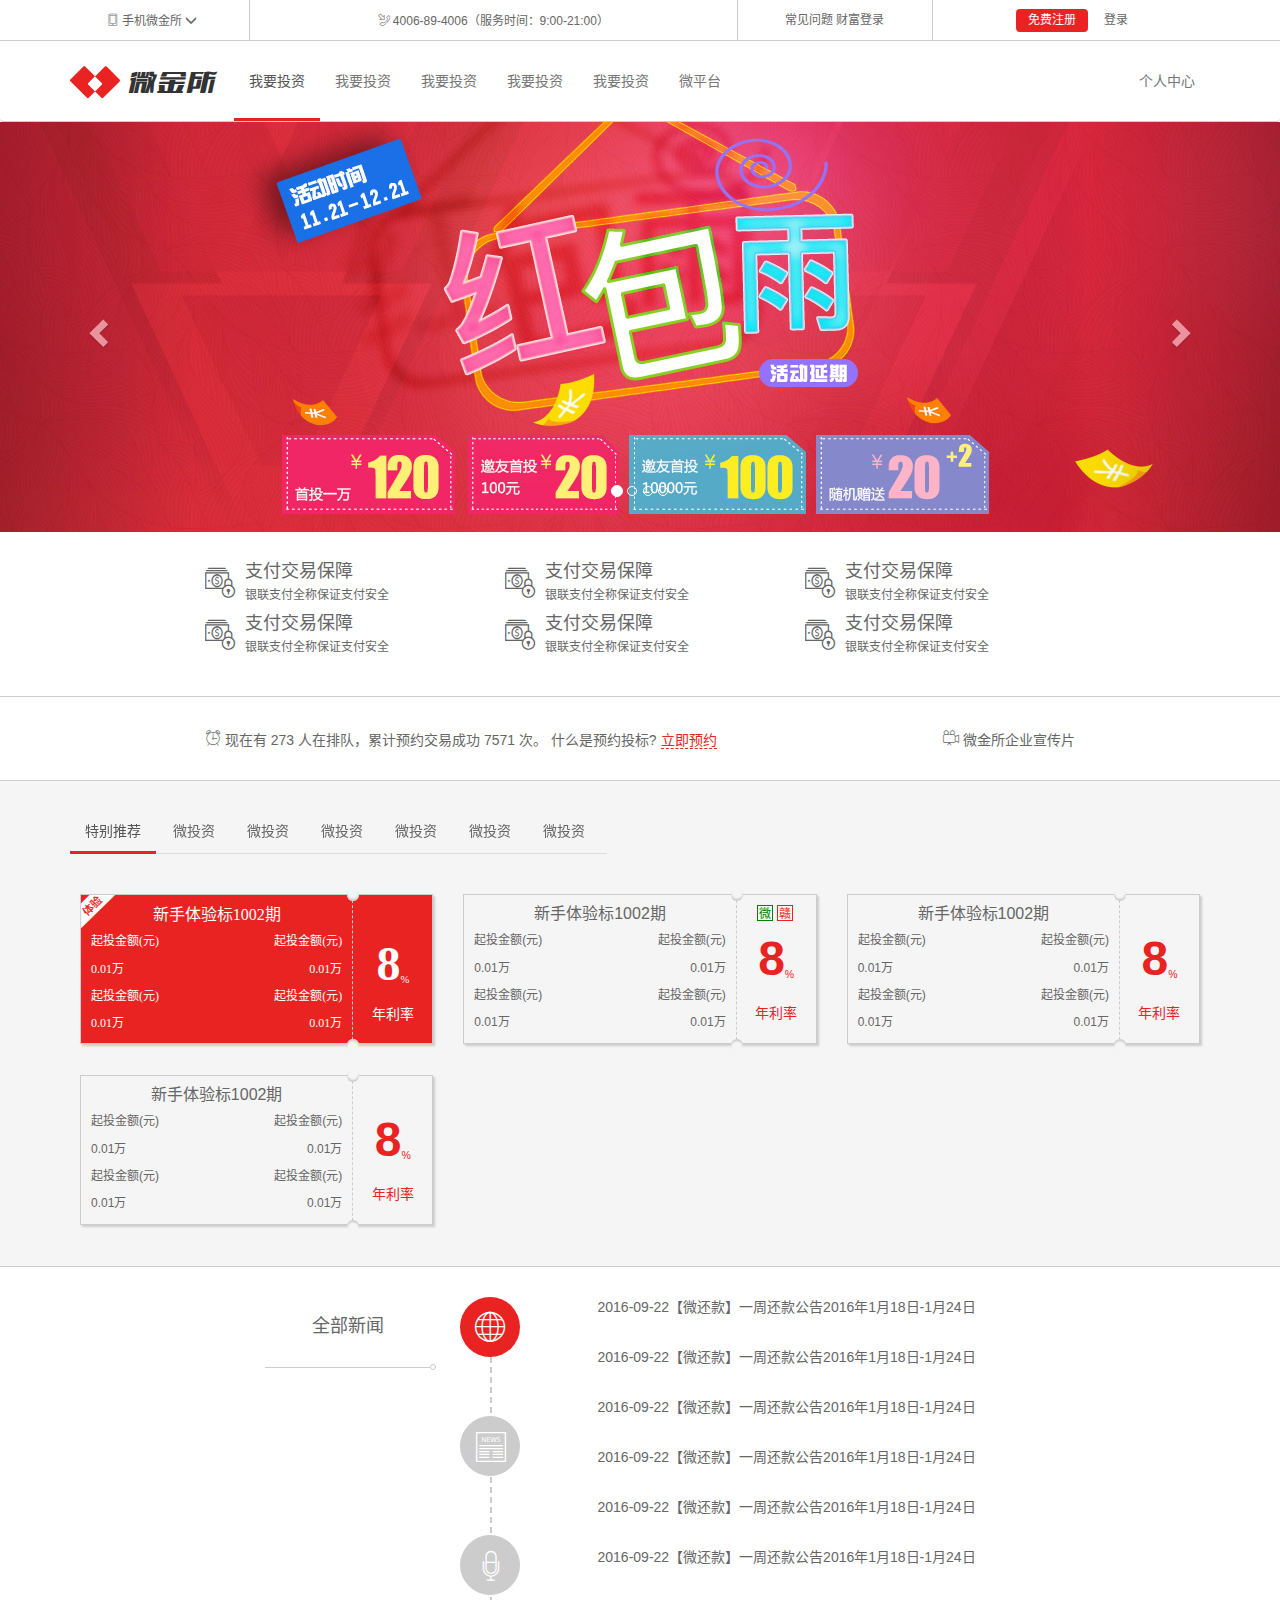
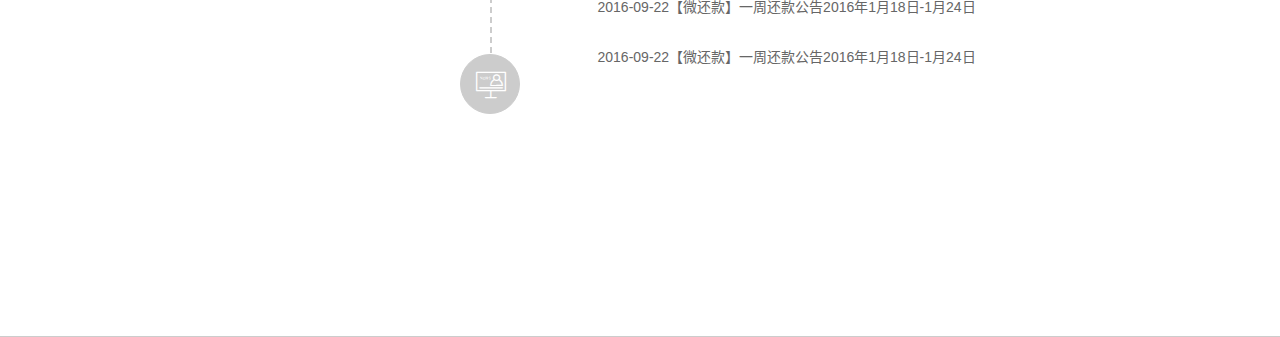
<file: 面试项目/02weijinsuo/index.html>
<!DOCTYPE html>
<html lang="zh-CN">

<head>
  <meta charset="utf-8">
  <meta http-equiv="X-UA-Compatible" content="IE=edge">
  <meta name="viewport" content="width=device-width, initial-scale=1, user-scalable=no">
  <title>栅格系统的响应式布局</title>
  <link rel="stylesheet" href="./libs/bootstrap/css/bootstrap.css">
  <link rel="stylesheet" href="./css/index.css">
  <!--[if lt IE 9]>
    <script src="./libs/html5shiv-master/dist/html5shiv.min.js"></script>
    <script src="./libs/Respond-master/dest/respond.min.js"></script>
  <![endif]-->
</head>

<body>
  <!-- 顶部区域：topBar -->
  <div class="wjs_topBar hidden-xs hidden-sm">
    <div class="container ">
      <div class="row">
        <div class="col-md-2">
          <span class="myIcon myIcon_phone"></span>
          <span>手机微金所</span>
          <span class="glyphicon glyphicon-menu-down"></span>
        </div>
        <div class="col-md-5">
          <span class="myIcon myIcon_callIn"></span>
          <span>4006-89-4006（服务时间：9:00-21:00）</span>
        </div>
        <div class="col-md-2">
          <a href="#">常见问题</a>
          <a href="#">财富登录</a>
        </div>
        <div class="col-md-3">
          <input type="button" class="btn btn-danger btn_register" value="免费注册">
          <input type="button" class="btn btn-link btn_login" value="登录">
        </div>
      </div>
    </div>
  </div>
  <!-- 导航部分：nav -->
  <nav class="navbar navbar-default wjs_nav" data-spy="affix" data-offset-top="60">
    <div class="container">
      <!-- Brand and toggle get grouped for better mobile display -->
      <div class="navbar-header">
        <button type="button" class="navbar-toggle collapsed" data-toggle="collapse" data-target="#bs-example-navbar-collapse-1"
          aria-expanded="false">
                <span class="sr-only">Toggle navigation</span>
                <span class="icon-bar"></span>
                <span class="icon-bar"></span>
                <span class="icon-bar"></span>
              </button>
        <a class="navbar-brand" href="#">
          <span class="myIcon myIcon_logo"></span>
          <span class="myIcon myIcon_word"></span>
        </a>
      </div>
      <!-- Collect the nav links, forms, and other content for toggling -->
      <div class="collapse navbar-collapse" id="bs-example-navbar-collapse-1">
        <ul class="nav navbar-nav">
          <li class="active"><a href="#">我要投资</a></li>
          <li><a href="#">我要投资</a></li>
          <li><a href="#">我要投资</a></li>
          <li><a href="#">我要投资</a></li>
          <li><a href="#">我要投资</a></li>
          <li><a href="#">微平台</a></li>
        </ul>
        <ul class="nav navbar-nav navbar-right hidden-sm">
          <li><a href="#">个人中心</a></li>
        </ul>
      </div>
      <!-- /.navbar-collapse -->
    </div>
    <!-- /.container-fluid -->
  </nav>
  <!-- banner区域：banner -->
  <!-- 
    轮播图在 lg,md,sm
      高度不变，宽度自适应
    轮播图在 xs
      宽度改变，高度也改变
    data-ride="carousel"：当页面打开时，自动设置轮播图开始轮播
   -->
  <div class="wjs_banner">
    <div id="carousel-example-generic" class="carousel slide" data-ride="carousel">
      <!-- Indicators -->
      <!-- 
                指示器： 
                 carousel-indicators：指示器的集合
                 data-target：指示这个指示器将来是用来操作哪个轮播图
                 data-slide-to：指示切换到哪一个图片上
              -->
      <ol class="carousel-indicators">
        <li data-target="#carousel-example-generic" data-slide-to="0" class="active"></li>
        <li data-target="#carousel-example-generic" data-slide-to="1"></li>
        <li data-target="#carousel-example-generic" data-slide-to="2"></li>
        <li data-target="#carousel-example-generic" data-slide-to="0"></li>
      </ol>
      <!-- 
          轮播图片 
          carousel-inner：轮播图容器
          role：用来给盲人设备看的
          item：轮播项
          carousel-caption：轮播图的说明信息
        -->
      <!-- Wrapper for slides -->
      <div class="carousel-inner">
        <div class="item active" data-pc-img="./images/slide_01_2000x410.jpg" data-m-img="./images/slide_01_640x340.jpg">
        </div>
        <div class="item" data-pc-img="./images/slide_02_2000x410.jpg" data-m-img="./images/slide_02_640x340.jpg">
        </div>
        <div class="item" data-pc-img="./images/slide_03_2000x410.jpg" data-m-img="./images/slide_03_640x340.jpg">
        </div>
        <div class="item" data-pc-img="./images/slide_04_2000x410.jpg" data-m-img="./images/slide_04_640x340.jpg">
        </div>
      </div>
      <!-- 
                控制器： 
                  carousel-control：轮播图控制器
                  data-slide：当前轮播图控制器的作用
              -->
      <!-- Controls -->
      <a class="left carousel-control" href="#carousel-example-generic" data-slide="prev">
                <span class="glyphicon glyphicon-chevron-left"></span>
              </a>
      <a class="right carousel-control" href="#carousel-example-generic" data-slide="next">
                <span class="glyphicon glyphicon-chevron-right"></span>
              </a>
    </div>
  </div>
  <!-- 支付部分 pay -->
  <div class="wjs_pay hidden-xs">
    <div class="container">
      <div class="row">
        <div class="col-md-4 col-sm-6">
          <a class="media">
            <div class="media-left">
              <span class="myIcon myIcon_info"></span>
            </div>
            <div class="media-body">
              <h4 class="media-heading">支付交易保障</h4>
              <p>银联支付全称保证支付安全</p>
            </div>
          </a>
        </div>
        <div class="col-md-4 col-sm-6">
          <a class="media">
            <div class="media-left">
              <span class="myIcon myIcon_info"></span>
            </div>
            <div class="media-body">
              <h4 class="media-heading">支付交易保障</h4>
              <p>银联支付全称保证支付安全</p>
            </div>
          </a>
        </div>
        <div class="col-md-4 col-sm-6">
          <a class="media">
            <div class="media-left">
              <span class="myIcon myIcon_info"></span>
            </div>
            <div class="media-body">
              <h4 class="media-heading">支付交易保障</h4>
              <p>银联支付全称保证支付安全</p>
            </div>
          </a>
        </div>
        <div class="col-md-4 col-sm-6">
          <a class="media">
            <div class="media-left">
              <span class="myIcon myIcon_info"></span>
            </div>
            <div class="media-body">
              <h4 class="media-heading">支付交易保障</h4>
              <p>银联支付全称保证支付安全</p>
            </div>
          </a>
        </div>
        <div class="col-md-4 col-sm-6">
          <a class="media">
            <div class="media-left">
              <span class="myIcon myIcon_info"></span>
            </div>
            <div class="media-body">
              <h4 class="media-heading">支付交易保障</h4>
              <p>银联支付全称保证支付安全</p>
            </div>
          </a>
        </div>
        <div class="col-md-4 col-sm-6">
          <a class="media">
            <div class="media-left">
              <span class="myIcon myIcon_info"></span>
            </div>
            <div class="media-body">
              <h4 class="media-heading">支付交易保障</h4>
              <p>银联支付全称保证支付安全</p>
            </div>
          </a>
        </div>
      </div>
    </div>
  </div>
  <!-- 信息部分 info -->
  <div class="wjs_info">
    <div class="container">
      <div class="pull-left">
        <span class="myIcon myIcon_clock"></span>
        <span>现在有 273 人在排队，累计预约交易成功 7571 次。 什么是预约投标?</span>
        <a href="#">立即预约</a>
      </div>
      <div class="pull-right hidden-xs">
        <span class="myIcon myIcon_video"></span>
        <span>微金所企业宣传片</span>
      </div>
    </div>
  </div>
  <!-- 产品部分：pro -->
  <div class="wjs_pro">
    <div class="container" id="slide">
      <ul class="nav nav-tabs">
        <li class="active"><a href="#pro1" data-toggle="tab">特别推荐</a></li>
        <li><a href="#pro2" data-toggle="tab">微投资</a></li>
        <li><a href="#pro3" data-toggle="tab">微投资</a></li>
        <li><a href="#pro4" data-toggle="tab">微投资</a></li>
        <li><a href="#pro5" data-toggle="tab">微投资</a></li>
        <li><a href="#pro6" data-toggle="tab">微投资</a></li>
        <li><a href="#pro7" data-toggle="tab">微投资</a></li>
      </ul>
      <div class="tab-content">
        <div class="tab-pane active" id="pro1">
          <div class="row my_row">
            <div class="col-md-4 col-sm-6 col-xs-12">
              <a href="#" class="active myIcon">
                <div class="right">
                  <p class="firstP">
                    <span>8</span><sub>%</sub>
                  </p>
                  <p class="lastP">年利率</p>
                </div>
                <div class="left">
                  <h3>新手体验标1002期</h3>
                  <div class="row">
                    <div class="col-xs-6">
                      <p>起投金额(元)</p>
                    </div>
                    <div class="col-xs-6">
                      <p>起投金额(元)</p>
                    </div>
                    <div class="col-xs-6">
                      <p>0.01万</p>
                    </div>
                    <div class="col-xs-6">
                      <p>0.01万</p>
                    </div>
                    <div class="col-xs-6">
                      <p>起投金额(元)</p>
                    </div>
                    <div class="col-xs-6">
                      <p>起投金额(元)</p>
                    </div>
                    <div class="col-xs-6">
                      <p>0.01万</p>
                    </div>
                    <div class="col-xs-6">
                      <p>0.01万</p>
                    </div>
                  </div>
                </div>
              </a>
            </div>
            <div class="col-md-4 col-sm-6 col-xs-12">
              <a href="#">
                <div class="right">
                  <div class="smallIcon">
                    <span class="wei" data-toggle="tooltip" data-placement="top" title="微金宝">微</span>
                    <span class="gan" data-toggle="tooltip" data-placement="bottom" title="江西省">赣</span>
                  </div>
                  <p class="firstP">
                    <span>8</span><sub>%</sub>
                  </p>
                  <p class="lastP">年利率</p>
                </div>
                <div class="left">
                  <h3>新手体验标1002期</h3>
                  <div class="row">
                    <div class="col-xs-6">
                      <p>起投金额(元)</p>
                    </div>
                    <div class="col-xs-6">
                      <p>起投金额(元)</p>
                    </div>
                    <div class="col-xs-6">
                      <p>0.01万</p>
                    </div>
                    <div class="col-xs-6">
                      <p>0.01万</p>
                    </div>
                    <div class="col-xs-6">
                      <p>起投金额(元)</p>
                    </div>
                    <div class="col-xs-6">
                      <p>起投金额(元)</p>
                    </div>
                    <div class="col-xs-6">
                      <p>0.01万</p>
                    </div>
                    <div class="col-xs-6">
                      <p>0.01万</p>
                    </div>
                  </div>
                </div>
              </a>
            </div>
            <div class="col-md-4 col-sm-6 col-xs-12">
              <a href="#">
                <div class="right">
                  <p class="firstP">
                    <span>8</span><sub>%</sub>
                  </p>
                  <p class="lastP">年利率</p>
                </div>
                <div class="left">
                  <h3>新手体验标1002期</h3>
                  <div class="row">
                    <div class="col-xs-6">
                      <p>起投金额(元)</p>
                    </div>
                    <div class="col-xs-6">
                      <p>起投金额(元)</p>
                    </div>
                    <div class="col-xs-6">
                      <p>0.01万</p>
                    </div>
                    <div class="col-xs-6">
                      <p>0.01万</p>
                    </div>
                    <div class="col-xs-6">
                      <p>起投金额(元)</p>
                    </div>
                    <div class="col-xs-6">
                      <p>起投金额(元)</p>
                    </div>
                    <div class="col-xs-6">
                      <p>0.01万</p>
                    </div>
                    <div class="col-xs-6">
                      <p>0.01万</p>
                    </div>
                  </div>
                </div>
              </a>
            </div>
            <div class="col-md-4 col-sm-6 col-xs-12">
              <a href="#">
                <div class="right">
                  <p class="firstP">
                    <span>8</span><sub>%</sub>
                  </p>
                  <p class="lastP">年利率</p>
                </div>
                <div class="left">
                  <h3>新手体验标1002期</h3>
                  <div class="row">
                    <div class="col-xs-6">
                      <p>起投金额(元)</p>
                    </div>
                    <div class="col-xs-6">
                      <p>起投金额(元)</p>
                    </div>
                    <div class="col-xs-6">
                      <p>0.01万</p>
                    </div>
                    <div class="col-xs-6">
                      <p>0.01万</p>
                    </div>
                    <div class="col-xs-6">
                      <p>起投金额(元)</p>
                    </div>
                    <div class="col-xs-6">
                      <p>起投金额(元)</p>
                    </div>
                    <div class="col-xs-6">
                      <p>0.01万</p>
                    </div>
                    <div class="col-xs-6">
                      <p>0.01万</p>
                    </div>
                  </div>
                </div>
              </a>
            </div>
          </div>
        </div>
        <div class="tab-pane" id="pro2">2</div>
        <div class="tab-pane" id="pro3">3</div>
        <div class="tab-pane" id="pro4">bbbb</div>
        <div class="tab-pane" id="pro5">2</div>
        <div class="tab-pane" id="pro6">3</div>
        <div class="tab-pane" id="pro7">bbbb</div>
      </div>
    </div>
  </div>
  <!-- 新闻部分 news -->
  <div class="wjs_news">
    <div class="container">
      <div class="row myRow">
        <div class="col-md-2 col-md-offset-2">
          <h3>全部新闻</h3>
        </div>
        <div class="col-md-1">
          <div class="line hidden-xs hidden-sm"></div>
          <!-- Nav tabs -->
          <ul class="nav nav-tabs">
            <li class="active"><a href="#news1" data-toggle="tab">
              <span class="myIcon myIcon_news_01"></span>  
            </a></li>
            <li><a href="#news2" data-toggle="tab">
                <span class="myIcon myIcon_news_02"></span>  
            </a></li>
            <li><a href="#news3" data-toggle="tab">
                <span class="myIcon myIcon_news_03"></span>
              </a></li>
            <li><a href="#news4" data-toggle="tab">
                <span class="myIcon myIcon_news_04"></span>
              </a></li>
          </ul>
        </div>
        <div class="col-md-7">
          <!-- Tab panes -->
          <div class="tab-content">
            <div class="tab-pane active" id="news1">
              <ul>
                <li>2016-09-22【微还款】一周还款公告2016年1月18日-1月24日</li>
                <li>2016-09-22【微还款】一周还款公告2016年1月18日-1月24日</li>
                <li>2016-09-22【微还款】一周还款公告2016年1月18日-1月24日</li>
                <li>2016-09-22【微还款】一周还款公告2016年1月18日-1月24日</li>
                <li>2016-09-22【微还款】一周还款公告2016年1月18日-1月24日</li>
                <li>2016-09-22【微还款】一周还款公告2016年1月18日-1月24日</li>
                <li>2016-09-22【微还款】一周还款公告2016年1月18日-1月24日</li>
                <li>2016-09-22【微还款】一周还款公告2016年1月18日-1月24日</li>
              </ul>
            </div>
            <div class="tab-pane" id="news2">2</div>
            <div class="tab-pane" id="news3">3</div>
            <div class="tab-pane" id="news4">4</div>
          </div>
        </div>
      </div>
    </div>
  </div>
  <!-- 底部合作伙伴: part -->
  <footer class="wjs_part"></footer>

  <script src="./js/jquery.min.js"></script>
  <script src="./libs/bootstrap/js/bootstrap.js"></script>
  <script src="./libs/iscroll/iscroll.js"></script>
  <script src="./js/index.js"></script>
</body>

</html>
</file>
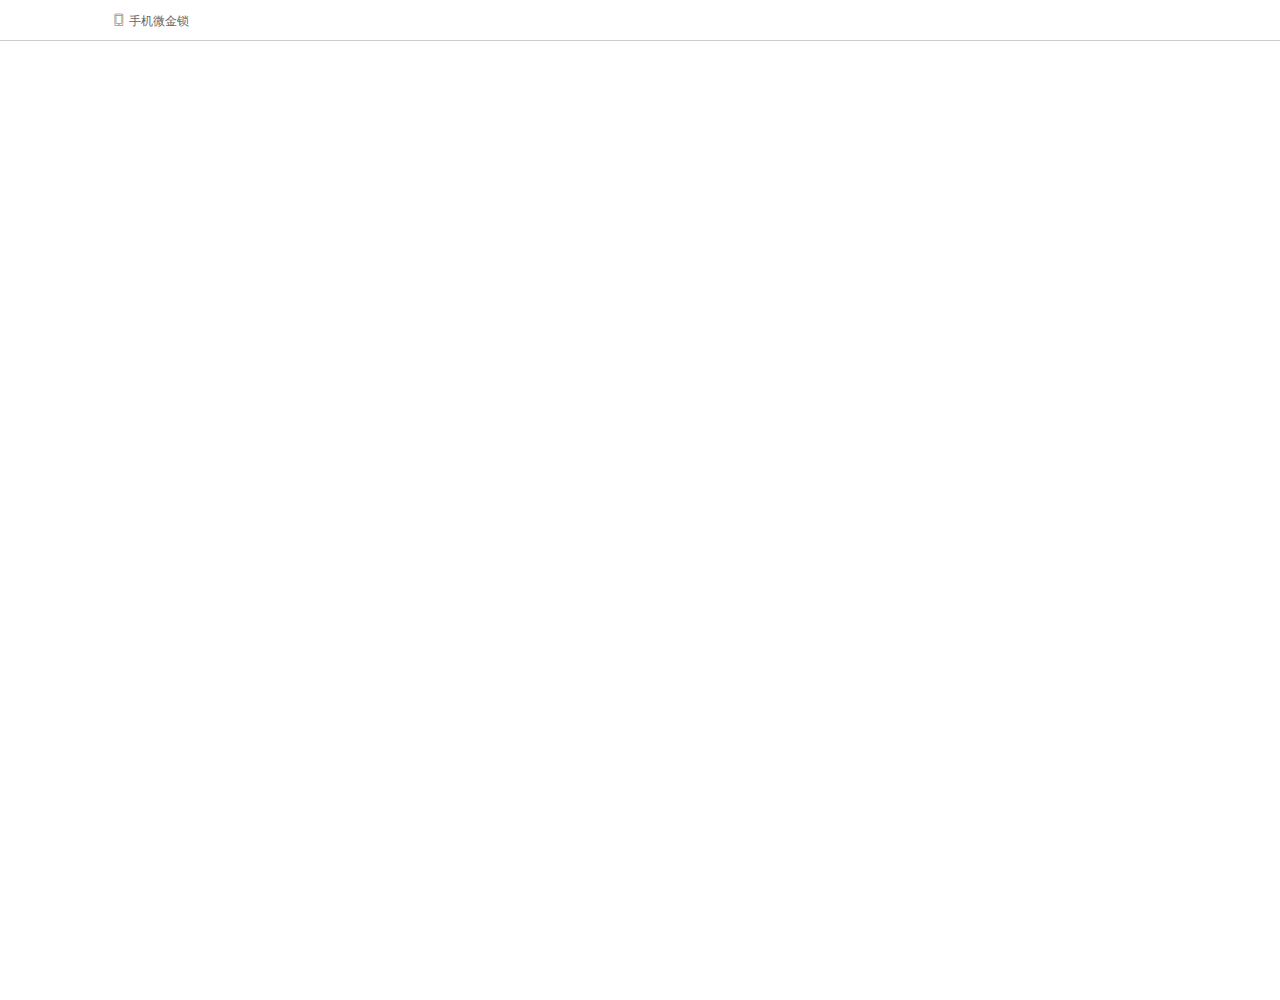
<file: 面试项目/02weijinsuo/练习.html>
<!DOCTYPE html>
<html lang="en">
<head>
  <meta charset="UTF-8">
  <meta name="viewport" content="width=device-width, initial-scale=1.0">
  <meta http-equiv="X-UA-Compatible" content="ie=edge">
  <title>栅格系统的响应式布局</title>
  <link rel="stylesheet" href="./libs/bootstrap/css/bootstrap.css">
 <link rel="stylesheet" href="./css/index.css">
</head>
<body>
  <!-- 顶部区域  topbar-->
  <div class="wjs_topBar hidden-xs hidden-sm">
    <div class="container">   
      <div class="row">
        <div class="col-md-2">
          <span class="myIcon myIcon_phone"></span>
          <span>手机微金锁</span>
          <span class="glyphicon glyphi con-menu-down"></span>
        </div>
      </div>
    </div>
  </div>
</body>
</html>
</file>
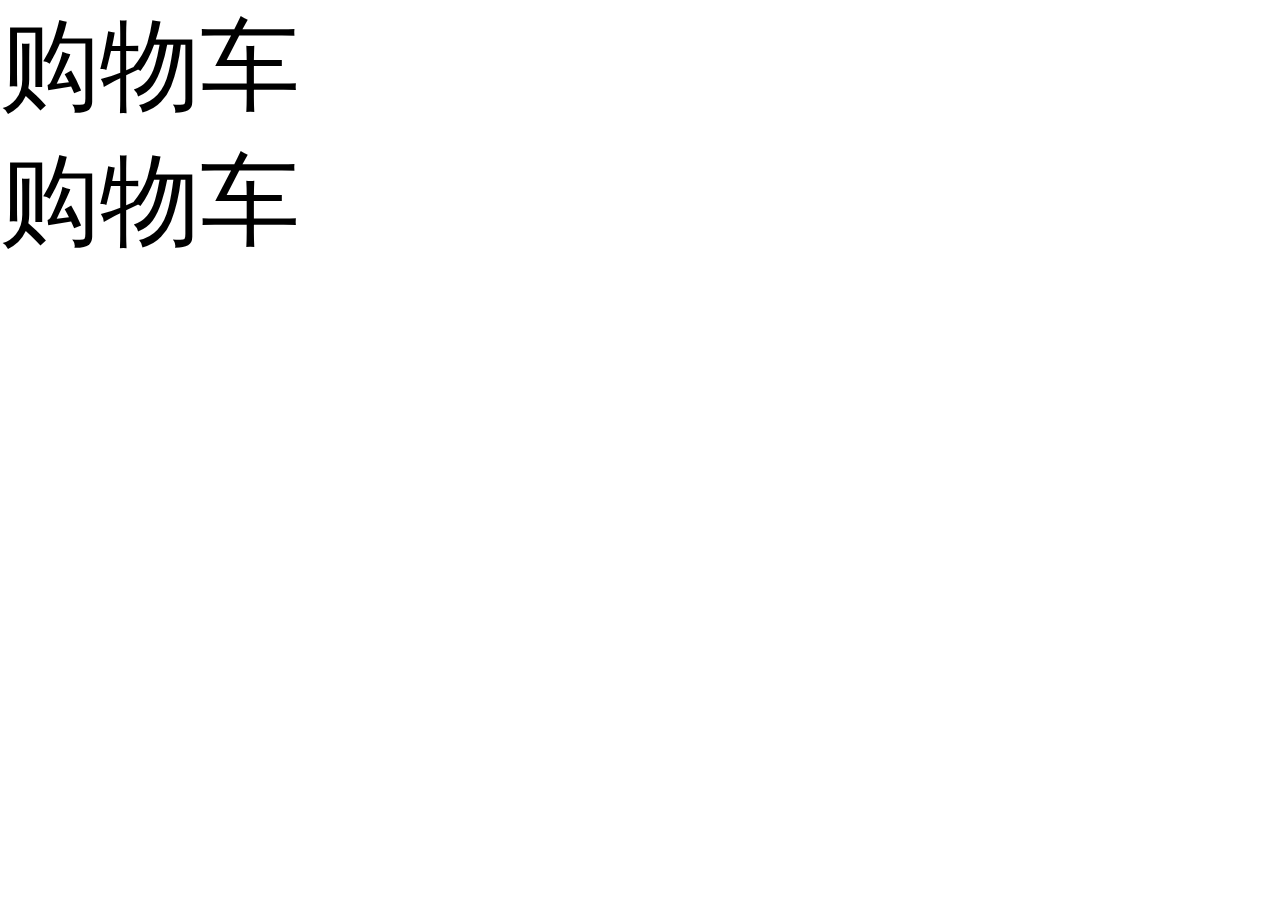
<file: 面试项目/4-code/01code/04rem-什么是rem.html>
<!DOCTYPE html>
<html lang="en">
<head>
    <meta charset="UTF-8">
    <meta name="viewport" content="width=device-width, initial-scale=1.0">
    <meta http-equiv="X-UA-Compatible" content="ie=edge">
    <title>Document</title>
    <style>
        /* 谷歌浏览器默认的字体大小为：16px */
        * {
            margin: 0;
            padding: 0;
        }
        html {
            font-size: 50px;
        }
        /* .box {
            font-size: 2em;
        }
        div {
            font-size: 32px;
        } */
        .box {
            font-size: 2rem;
        }
        .box1 {
            font-size: 100px;
        }
    </style>
</head>
<body>
    <!-- 
        em: 父元素1个单位的字体大小
        rem: root em：根元素上一个单位的字体大小
     -->
     <!-- <a class="box">购物车</a>
     <div>购物车</div> -->
     <div class="box">购物车</div>
     <div class="box1">购物车</div>
</body>
</html>
</file>
<file: 面试项目/02weijinsuo/css/index.css>
/* 字体样式 */
@font-face {
  font-family: 'icomoon';
  src:  url('../fonts/MiFie-Web-Font.eot?7gwg5p');
  src:  url('../fonts/MiFie-Web-Font.eot?7gwg5p#iefix') format('embedded-opentype'),
    url('../fonts/MiFie-Web-Font.ttf?7gwg5p') format('truetype'),
    url('../fonts/MiFie-Web-Font.woff?7gwg5p') format('woff'),
    url('../fonts/MiFie-Web-Font.svg?7gwg5p#icomoon') format('svg');
  font-weight: normal;
  font-style: normal;
}
.myIcon {
  font-family: "icomoon";
}
/* 手机图标 */
.myIcon_phone::before {
  content: "\e908";
}
/* 来电图标 */
.myIcon_callIn::before {
  content: "\e909";
}
/* logo */
.myIcon_logo::before {
  content: "\e920";
}
/* word */
.myIcon_word::before {
  content: "\e93e";
}
.myIcon_info::before {
  content: "\e903";
}
.myIcon_clock::before {
  content: "\e906";
}
.myIcon_video::before {
  content: "\e905";
}
.myIcon_news_01::before {
  content: "\e90e";
}

.myIcon_news_02::before {
  content: "\e90f";
}

.myIcon_news_03::before {
  content: "\e910";
}

.myIcon_news_04::before {
  content: "\e911";
}

.myIcon_partner01::before {
  content: "\e946";
}

.myIcon_partner02::before {
  content: "\e92f";
}

.myIcon_partner03::before {
  content: "\e92e";
}

.myIcon_partner04::before {
  content: "\e92a";
}

.myIcon_partner05::before {
  content: "\e929";
}

.myIcon_partner06::before {
  content: "\e931";
}

.myIcon_partner07::before {
  content: "\e92c";
}

.myIcon_partner08::before {
  content: "\e92b";
}

.myIcon_partner09::before {
  content: "\e92d";
}
/* 公共样式 */
body {
  font-size: 12px;
  color: #666;
  height: 1000px;
}
a {
  color: #666;
}
a:hover {
  text-decoration: none;
}
/* 区域样式 */
/* 顶部区域：topBar B */
.wjs_topBar {
  height: 41px;
  border-bottom: 1px solid #ccc;
}

.wjs_topBar .container .row > div {
  height: 40px;
  line-height: 40px;
  text-align: center;
  border-right: 1px solid #ccc;
}
.wjs_topBar .container .row > div:nth-child(3) > a {
  text-decoration: none;
}
.wjs_topBar .container .row > div:last-child {
  border-right: none;
}
/* 自己的按钮样式覆盖bootstrap中的样式 */
.wjs_topBar .btn_register {
  border: none;
  font-size: 12px;
  padding: 3px 12px;
  background-color: #e92322;
}
.wjs_topBar .btn_login {
  font-size: 12px;
  color: #666;
}
/* 顶部区域：topBar E */
/* 导航部分 B */
.wjs_nav {
  margin-bottom: 0px;
  top: 0px;
  left: 0px;
  width: 100%;
  z-index: 99999;
}
.wjs_nav .myIcon_logo {
  color: #e92322;
  font-size: 50px;
  vertical-align: middle;
  line-height: 52px;
}
.wjs_nav .myIcon_word {
  color: #333;
  font-size: 36px;
  vertical-align: middle;
}
.navbar-default {
  background-color: #fff;
  border-color: #e7e7e7;
  border: none;
  border-bottom: 1px solid #ccc;
  font-size: 14px;
}
.navbar-default .navbar-brand {
  color: #777;
}
.navbar-default .navbar-brand:hover,
.navbar-default .navbar-brand:focus {
  color: #5e5e5e;
  background-color: transparent;
}
.navbar-default .navbar-text {
  color: #777;
}
.navbar-default .navbar-nav > li > a {
  height: 80px;
  box-sizing: border-box;
  color: #777;
  line-height: 50px;
}
.navbar-default .navbar-nav > li > a:hover,
.navbar-default .navbar-nav > li > a:focus {
  color: #333;
  background-color: transparent;
  border-bottom: 3px solid #e92322;
}
.navbar-default .navbar-nav > .active > a,
.navbar-default .navbar-nav > .active > a:hover,
.navbar-default .navbar-nav > .active > a:focus {
  color: #555;
  background-color: #fff;
  border-bottom: 3px solid #e92322;
}
.navbar-default .navbar-nav > .disabled > a,
.navbar-default .navbar-nav > .disabled > a:hover,
.navbar-default .navbar-nav > .disabled > a:focus {
  color: #ccc;
  background-color: transparent;
}
.navbar-default .navbar-toggle {
  border-color: #ddd;
  margin-top: 23px;
}
.navbar-default .navbar-toggle:hover,
.navbar-default .navbar-toggle:focus {
  background-color: #ddd;
}
.navbar-default .navbar-toggle .icon-bar {
  background-color: #888;
}
.navbar-default .navbar-collapse,
.navbar-default .navbar-form {
  border-color: #e7e7e7;
}
.navbar-default .navbar-nav > .open > a,
.navbar-default .navbar-nav > .open > a:hover,
.navbar-default .navbar-nav > .open > a:focus {
  color: #555;
  background-color: #e7e7e7;
}
@media (max-width: 767px) {
  .navbar-default .navbar-nav .open .dropdown-menu > li > a {
    color: #777;
  }
  .navbar-default .navbar-nav .open .dropdown-menu > li > a:hover,
  .navbar-default .navbar-nav .open .dropdown-menu > li > a:focus {
    color: #333;
    background-color: transparent;
  }
  .navbar-default .navbar-nav .open .dropdown-menu > .active > a,
  .navbar-default .navbar-nav .open .dropdown-menu > .active > a:hover,
  .navbar-default .navbar-nav .open .dropdown-menu > .active > a:focus {
    color: #555;
    background-color: #e7e7e7;
  }
  .navbar-default .navbar-nav .open .dropdown-menu > .disabled > a,
  .navbar-default .navbar-nav .open .dropdown-menu > .disabled > a:hover,
  .navbar-default .navbar-nav .open .dropdown-menu > .disabled > a:focus {
    color: #ccc;
    background-color: transparent;
  }
}
.navbar-default .navbar-link {
  color: #777;
}
.navbar-default .navbar-link:hover {
  color: #333;
}
.navbar-default .btn-link {
  color: #777;
}
.navbar-default .btn-link:hover,
.navbar-default .btn-link:focus {
  color: #333;
}
.navbar-default .btn-link[disabled]:hover,
fieldset[disabled] .navbar-default .btn-link:hover,
.navbar-default .btn-link[disabled]:focus,
fieldset[disabled] .navbar-default .btn-link:focus {
  color: #ccc;
}
/* 导航部分 E */
/* banner B*/
.pc_img {
  display: block;
  height: 410px !important;
  background: no-repeat center;
  background-size: cover;
}
.m_img {
  display: block;
  width: 100%;
}
.m_img img {
 display: block;
 width: 100%;
}
/* banner E*/
/* pay B */
.wjs_pay {
  padding: 30px 0px;
}
.wjs_pay .myIcon_info {
  font-size: 30px;
}
.media {
  margin-top: 15px;
  display: block;
}
.media:first-child {
  margin-top: 0;
}
.media,
.media-body {
  overflow: hidden;
  zoom: 1;
}
.media-body {
  width: 10000px;
}
.media-object {
  display: block;
}
.media-object.img-thumbnail {
  max-width: none;
}
.media-right,
.media > .pull-right {
  padding-left: 10px;
}
.media-left,
.media > .pull-left {
  padding-right: 10px;
}
.media-left,
.media-right,
.media-body {
  display: table-cell;
  vertical-align: top;
}
.media-middle {
  vertical-align: middle;
}
.media-bottom {
  vertical-align: bottom;
}
.media-heading {
  margin-top: 0;
  margin-bottom: 5px;
}
.media-list {
  padding-left: 0;
  list-style: none;
}
/* 覆盖container的默认样式：lg 900 md 900 */
@media screen and (min-width: 992px) {
  .wjs_pay .container, .wjs_info .container {
    width: 900px;
  }
}
/* pay E */
/* info B */
.wjs_info {
  padding: 30px 0px;
  border-top: 1px solid #ccc;
  border-bottom: 1px solid #ccc;
  font-size: 14px;
}
.wjs_info .myIcon {
  font-size: 16px;
}
.wjs_info .pull-left a {
  color: #e92322;
  border-bottom: 1px dashed #e92322;
}
/* info E */
/* pro B */
.wjs_pro {
  padding: 30px 0px;
  background-color: #f5f5f5;
  border-bottom: 1px solid #ccc;
  font-size: 14px;
}
.wjs_pro .nav-tabs {
  border-bottom: 1px solid #ddd;
}
.wjs_pro .nav-tabs > li {
  float: left;
  margin-bottom: -1px;
}
.wjs_pro .nav-tabs > li > a {
  margin-right: 2px;
  line-height: 1.42857143;
  border: none;
  border-radius: 4px 4px 0 0;
}
.wjs_pro .nav-tabs > li > a:hover {
  background: #f5f5f5;
}
.wjs_pro .nav-tabs > li.active > a,
.wjs_pro .nav-tabs > li.active > a:hover,
.wjs_pro .nav-tabs > li.active > a:focus {
  color: #555;
  cursor: default;
  background-color: #f5f5f5;
  border: none;
  border-bottom: 3px solid #e92322;
}
.wjs_pro .nav-tabs.nav-justified {
  width: 100%;
  border-bottom: 0;
}
.wjs_pro .nav-tabs.nav-justified > li {
  float: none;
}
.wjs_pro .nav-tabs.nav-justified > li > a {
  margin-bottom: 5px;
  text-align: center;
}
.wjs_pro .nav-tabs.nav-justified > .dropdown .dropdown-menu {
  top: auto;
  left: auto;
}
@media (min-width: 768px) {
  .wjs_pro .nav-tabs.nav-justified > li {
    display: table-cell;
    width: 1%;
  }
  .wjs_pro .nav-tabs.nav-justified > li > a {
    margin-bottom: 0;
  }
}
.wjs_pro .nav-tabs.nav-justified > li > a {
  margin-right: 0;
  border-radius: 4px;
}
.wjs_pro .nav-tabs.nav-justified > .active > a,
.wjs_pro .nav-tabs.nav-justified > .active > a:hover,
.wjs_pro .nav-tabs.nav-justified > .active > a:focus {
  border: 1px solid #ddd;
}
@media (min-width: 768px) {
  .wjs_pro .nav-tabs.nav-justified > li > a {
    border-bottom: 1px solid #ddd;
    border-radius: 4px 4px 0 0;
  }
  .wjs_pro .nav-tabs.nav-justified > .active > a,
  .wjs_pro .nav-tabs.nav-justified > .active > a:hover,
  .wjs_pro .nav-tabs.nav-justified > .active > a:focus {
    border-bottom-color: #fff;
  }
}
/* pro中自己写的样式 */
.wjs_pro .my_row {
  padding: 10px;;
}
.wjs_pro .my_row > div > a {
  display: block;
  height: 150px;
  border: 1px solid #ccc;
  margin-top: 30px;
  box-shadow: 2px 2px 2px #ccc;
}
.wjs_pro .my_row > div > a.active {
  background-color: #e92322;
  color: #fff;
  position: relative;
}
.wjs_pro .my_row > div > a.active::before {
  content: '\e915';
  font-size: 34px;
  position: absolute;
  top: -7px;
  left: 0px;
}
.wjs_pro .my_row > div > a.active .right {
  color: #fff;
}
.wjs_pro .my_row .right {
  float: right;
  width: 80px;
  height: 150px;
  border-left: 1px dashed #ccc;
  color: #e92322;
  position: relative;
}
.wjs_pro .my_row .right::before, .wjs_pro .my_row .right::after {
  content: '';
  position: absolute;
  width: 12px;
  height: 12px;
  background-color: blue;
  border-radius: 50%;
  background-color: #f5f5f5;
}
.wjs_pro .my_row .right::before {
  top: -6px;
  left: -6px;
  box-shadow: inset 0px -2px 2px #ccc;
}
.wjs_pro .my_row .right::after {
  bottom: -6px;
  left: -6px;
  box-shadow: inset 0px 2px 2px #ccc;
}
.wjs_pro .my_row .right .firstP {
  height: 68px;
  margin: 30px 0 10px 0px;
  line-height: 68px;
  text-align: center;
}
.wjs_pro .my_row .right .firstP span {
  font-size: 48px;
  font-weight: 700;
}
.wjs_pro .my_row .right .lastP {
  text-align: center;
}

.wjs_pro .my_row .left {
  height: 150px;
  overflow: hidden;
  font-size: 12px;
  padding: 0 10px;
}
.wjs_pro .my_row .left > .row > div:nth-child(2n) {
  text-align: right;
}
.wjs_pro .my_row .left h3{
  font-size: 16px;
  text-align: center;
  margin-top: 10px;
}
.wjs_pro .my_row .right .smallIcon {
  position: relative;
}
.wjs_pro .my_row .right .smallIcon span {
  position: absolute;
  top: 10px;
  display: block;
  width: 16px;
  height: 16px;
  border: 1px solid #ccc;
  line-height: 16px;
  text-align: center;
  font-size: 12px;
}
.wjs_pro .my_row .right .smallIcon .wei {
  left: 20px;
  border-color: green;
  color: green;
}
.wjs_pro .my_row .right .smallIcon .gan {
  left: 40px;
  border-color: #e92322;
}
/* pro E */
/* NEWS B */
.wjs_news {
  height: 670px;
  border-bottom: 1px solid #ccc;
}
.wjs_news .myRow div:first-child h3 {
  font-size: 18px;
  padding: 30px 0px;
  text-align: center;
  border-bottom: 1px solid #ccc;
  position: relative;
}
.wjs_news .myRow div:first-child h3::after {
  position: absolute;
  bottom: -3px;
  right: -6px;
  content: '';
  display: block;
  width: 6px;
  height: 6px;
  border: 1px solid #ccc;
  border-radius: 50%;
}
.wjs_news .myRow div:nth-child(2) {
  margin-top: 30px;
  position: relative;
} 
.wjs_news .myRow div:nth-child(2) ul li:last-child > a {
  margin-bottom: 0px;
}
.wjs_news .myRow div:nth-child(2) .line {
  position: absolute;
  top: 0px;
  left: 45px;
  width: 0px;
  height: 100%;
  border-left: 2px dashed #ccc;
}
.wjs_news .myRow div:last-child ul li {
  list-style: none;
  margin-top: 30px;
  font-size: 14px;
}

@media screen and (max-width: 992px) {
  .wjs_news .myRow div:nth-child(2) ul li {
    margin: 0 30px;
  }
}
@media screen and (max-width: 768px) {
  .wjs_news .myRow div:nth-child(2) ul li {
    margin: 0;
    width: 25%;
  }
  
  .wjs_news .myRow div:nth-child(2) ul li a{
    display: block;
    margin: 0 auto;
  }
}
.wjs_news .nav-tabs {
  border-bottom: none;
}
.wjs_news .nav-tabs > li {
  float: left;
  margin-bottom: -1px;
}
.wjs_news .nav-tabs > li > a {
  margin-bottom: 60px;
  width: 60px;
  height: 60px;
  margin-right: 2px;
  border: 1px solid #ccc;
  border-radius: 50%;
  background-color: #ccc;
  line-height: 40px;
  text-align: center;
  color: #fff;
}
.wjs_news .nav-tabs > li > a:hover {
  border-color: none;
}
.wjs_news .nav-tabs > li.active > a,
.wjs_news .nav-tabs > li.active > a:hover,
.wjs_news .nav-tabs > li.active > a:focus {
  color: #fff;
  cursor: default;
  background-color: #e92322;
  border: none;
}
.wjs_news .nav-tabs.nav-justified {
  width: 100%;
  border-bottom: 0;
}
.wjs_news .nav-tabs.nav-justified > li {
  float: none;
}
.wjs_news .nav-tabs.nav-justified > li > a {
  margin-bottom: 5px;
  text-align: center;
}
.wjs_news .nav-tabs.nav-justified > .dropdown .dropdown-menu {
  top: auto;
  left: auto;
}
@media (min-width: 768px) {
  .wjs_news .nav-tabs.nav-justified > li {
    display: table-cell;
    width: 1%;
  }
  .wjs_news .nav-tabs.nav-justified > li > a {
    margin-bottom: 0;
  }
}
.wjs_news .nav-tabs.nav-justified > li > a {
  margin-right: 0;
  border-radius: 4px;
}
.wjs_news .nav-tabs.nav-justified > .active > a,
.wjs_news .nav-tabs.nav-justified > .active > a:hover,
.wjs_news .nav-tabs.nav-justified > .active > a:focus {
  border: 1px solid #ddd;
}
@media (min-width: 768px) {
  .wjs_news .nav-tabs.nav-justified > li > a {
    border-bottom: 1px solid #ddd;
    border-radius: 4px 4px 0 0;
  }
  .wjs_news .nav-tabs.nav-justified > .active > a,
  .wjs_news .nav-tabs.nav-justified > .active > a:hover,
  .wjs_news .nav-tabs.nav-justified > .active > a:focus {
    border-bottom-color: #fff;
  }
}
.wjs_news .myIcon {
  font-size: 30px;
}
/* NEWS E */
</file>
